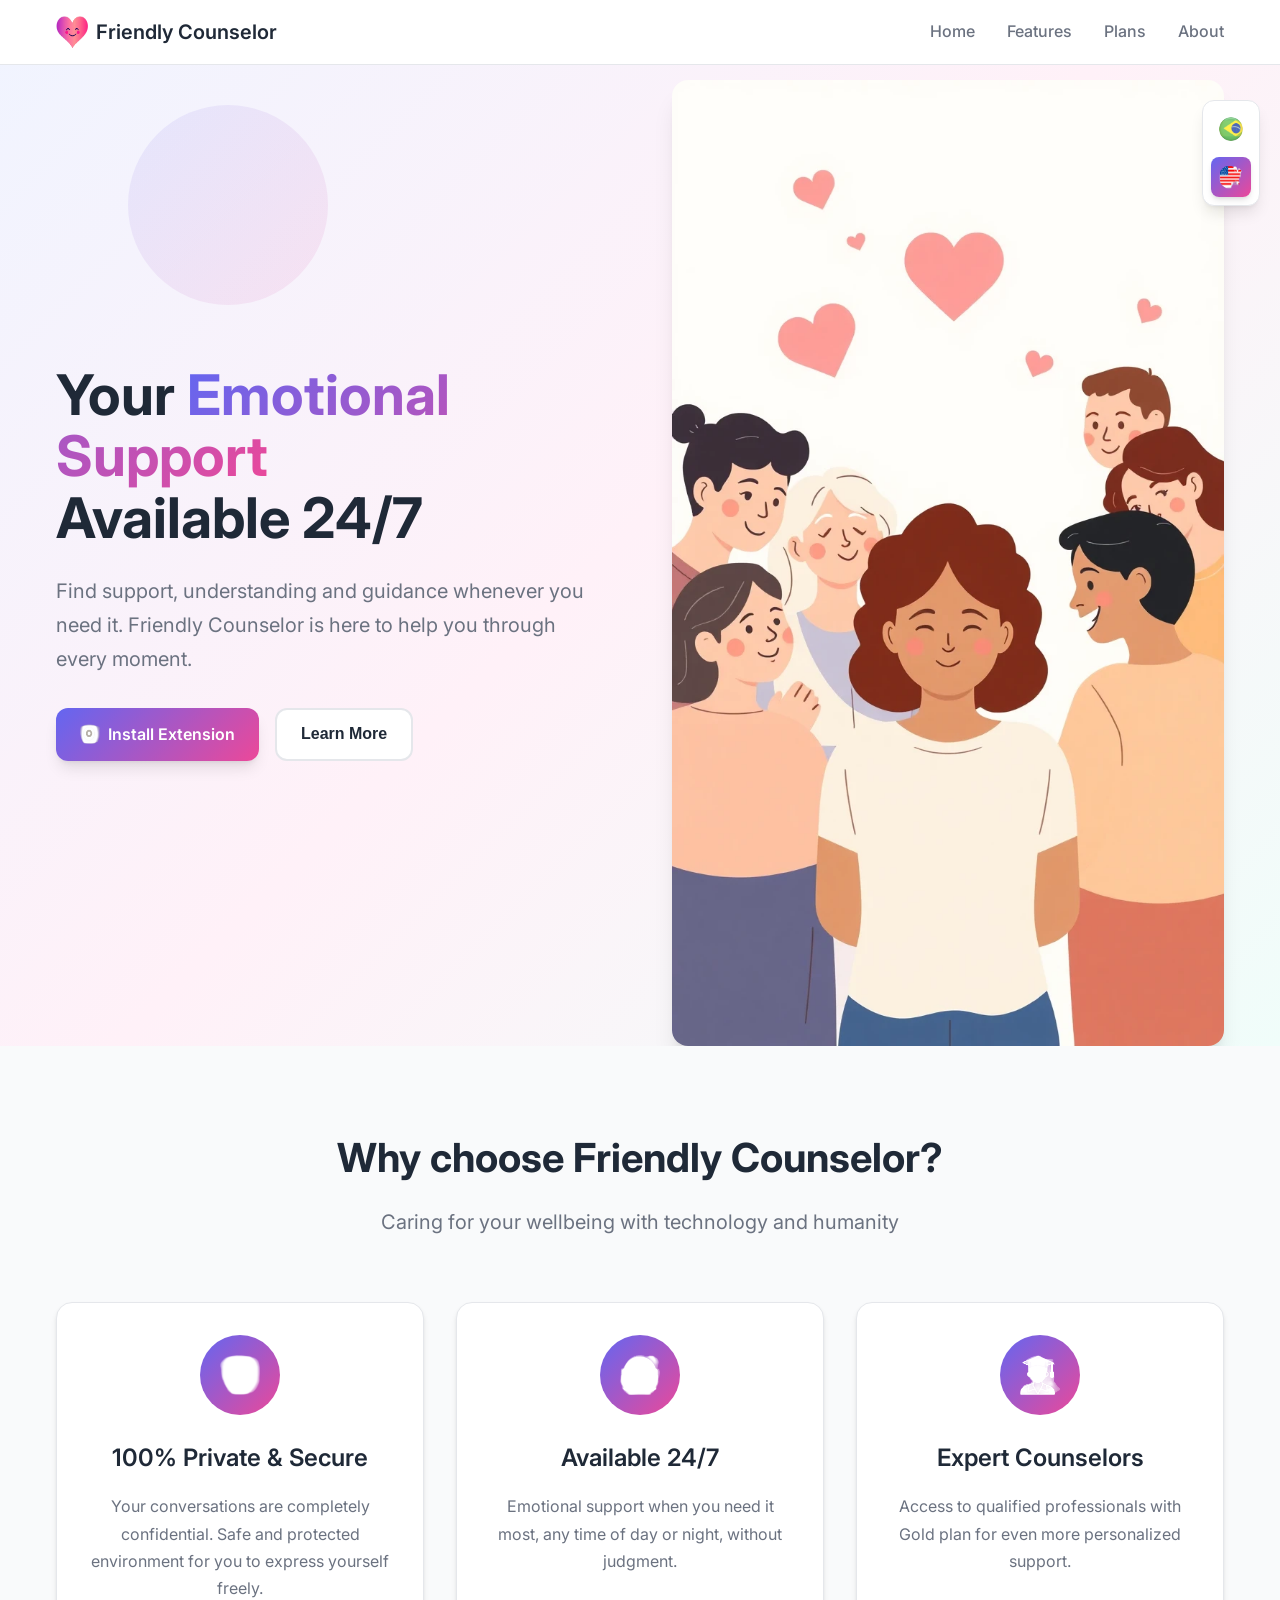
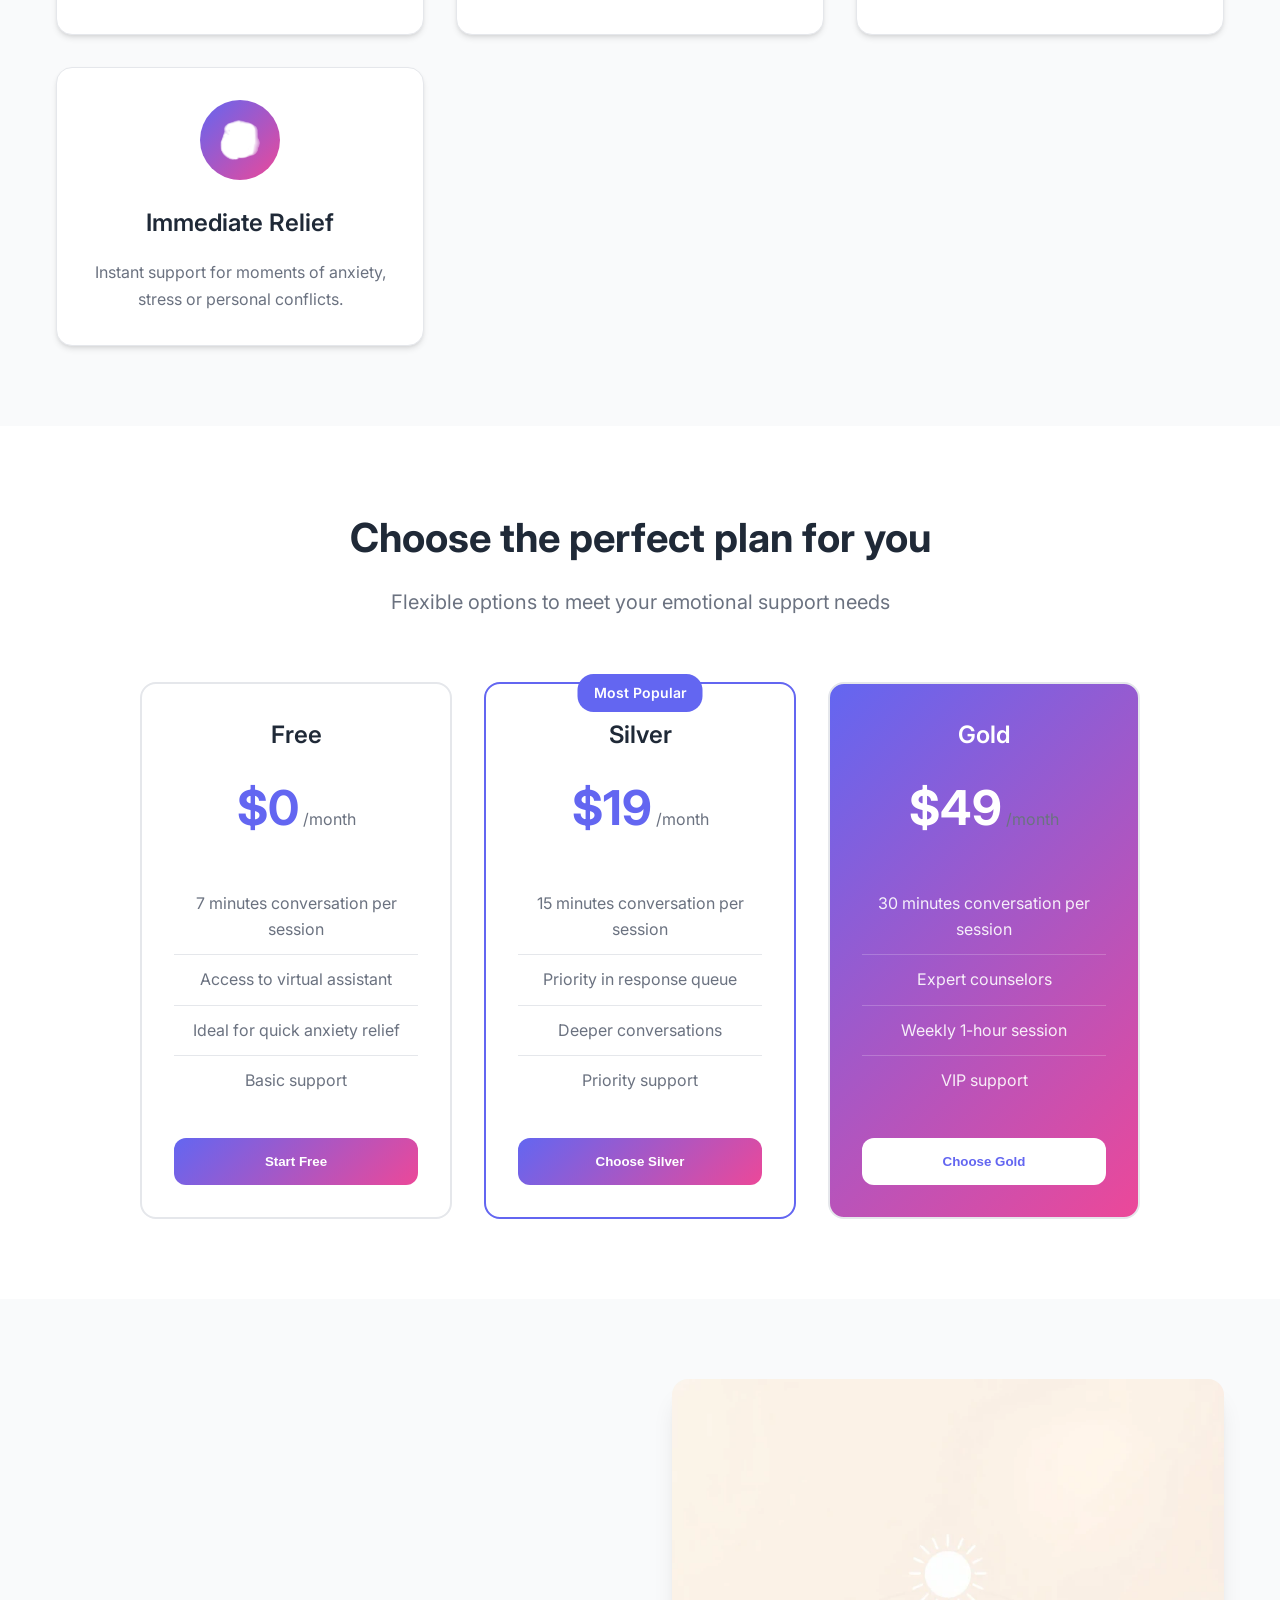
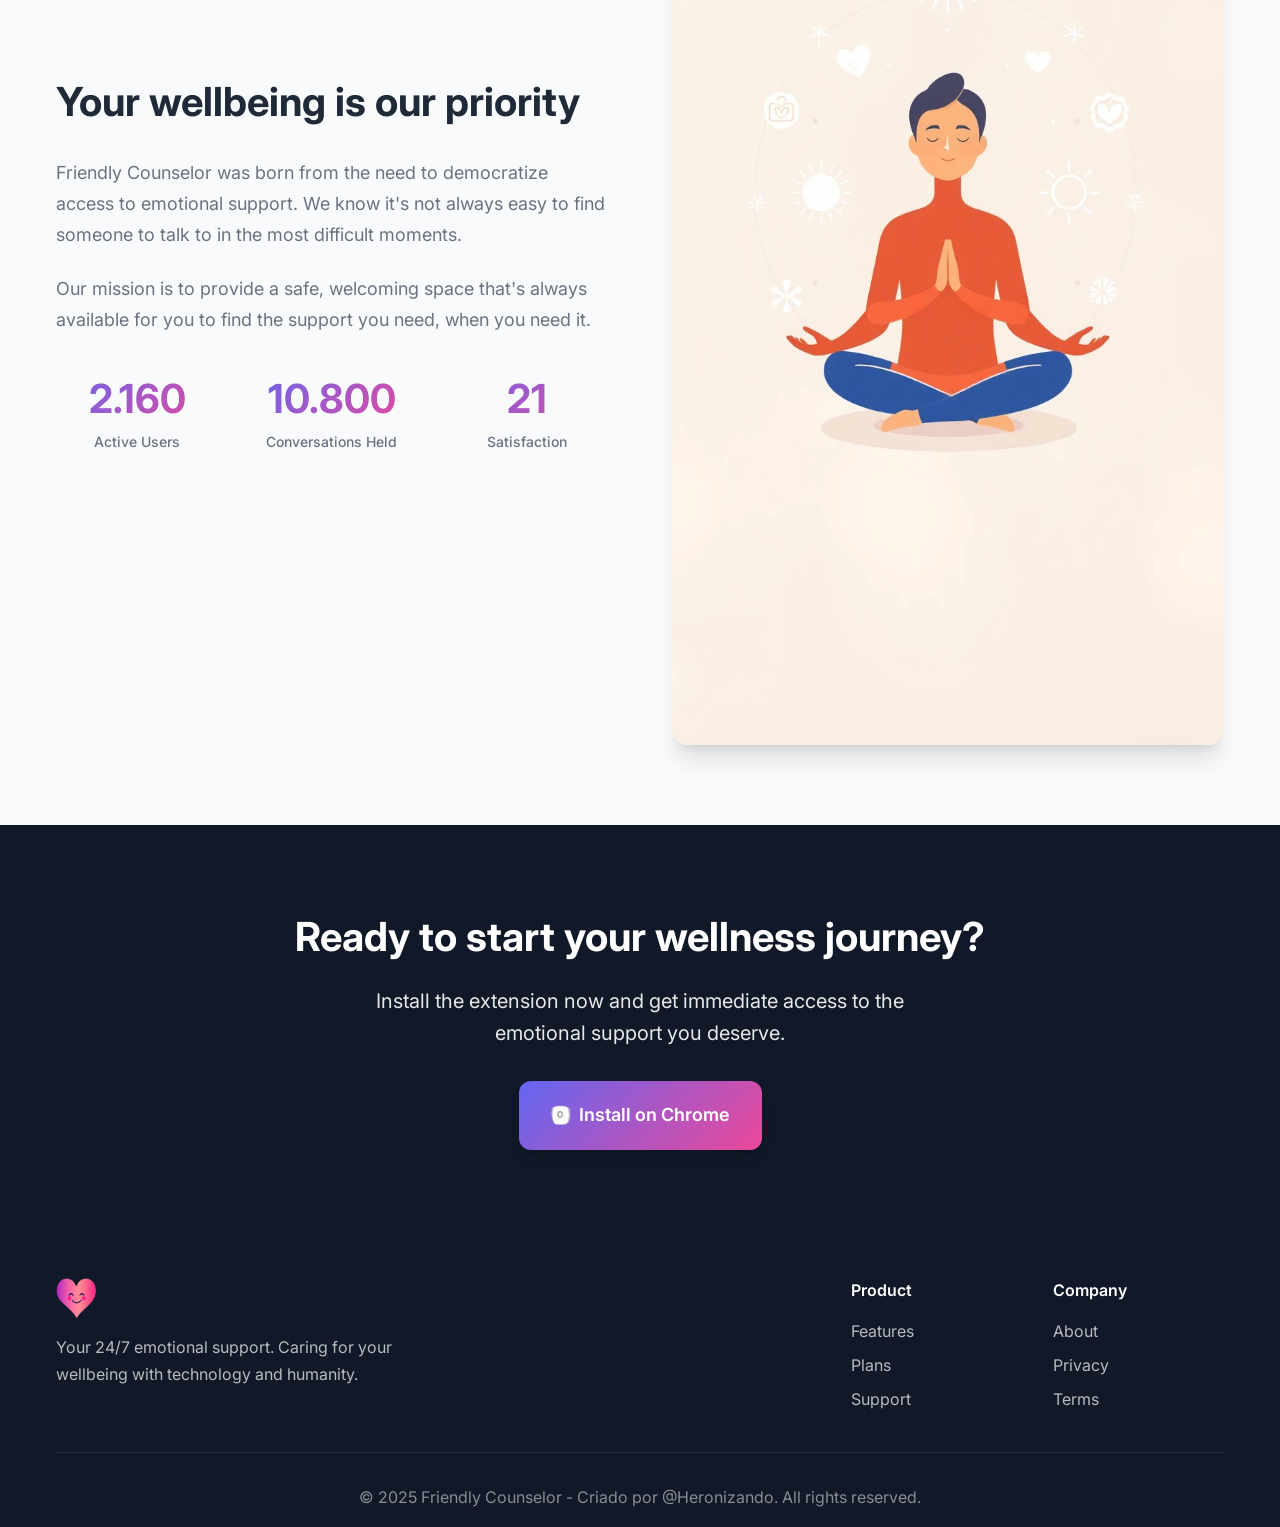
<file: index.html>
<html lang="pt-BR">
<head>
    <meta charset="UTF-8">
    <meta name="viewport" content="width=device-width, initial-scale=1.0">
    <title>Friendly Counselor - Emotional Support 24/7 | Chrome Extension</title>
    <meta name="description" content="Get instant emotional support 24/7 with Friendly Counselor Chrome extension. Private, secure counseling with AI and expert therapists. Free plan available.">
    <meta name="keywords" content="emotional support, mental health, counseling, therapy, chrome extension, anxiety relief, stress management, 24/7 support">
    <meta name="author" content="Friendly Counselor">
    <meta name="robots" content="index, follow">
    
    <!-- Open Graph / Facebook -->
    <meta property="og:type" content="website">
    <meta property="og:url" content="https://friendlycounselor.com/">
    <meta property="og:title" content="Friendly Counselor - Your 24/7 Emotional Support">
    <meta property="og:description" content="Get instant emotional support anytime with our Chrome extension. Private, secure, and always available.">
    <meta property="og:image" content="hero-illustration.png">
    
    <!-- Twitter -->
    <meta property="twitter:card" content="summary_large_image">
    <meta property="twitter:url" content="https://friendlycounselor.com/">
    <meta property="twitter:title" content="Friendly Counselor - Your 24/7 Emotional Support">
    <meta property="twitter:description" content="Get instant emotional support anytime with our Chrome extension. Private, secure, and always available.">
    <meta property="twitter:image" content="hero-illustration.png">
    
    <!-- Structured Data -->
    <script type="application/ld+json">
    {
        "@context": "https://schema.org",
        "@type": "SoftwareApplication",
        "name": "Friendly Counselor",
        "applicationCategory": "HealthApplication",
        "operatingSystem": "Chrome",
        "description": "24/7 emotional support Chrome extension with AI counseling and expert therapist access",
        "offers": [
            {
                "@type": "Offer",
                "name": "Free Plan",
                "price": "0",
                "priceCurrency": "USD"
            },
            {
                "@type": "Offer",
                "name": "Silver Plan",
                "price": "19",
                "priceCurrency": "USD"
            },
            {
                "@type": "Offer",
                "name": "Gold Plan",
                "price": "49",
                "priceCurrency": "USD"
            }
        ],
        "aggregateRating": {
            "@type": "AggregateRating",
            "ratingValue": "4.8",
            "reviewCount": "1250"
        }
    }
    </script>
    
    <link rel="canonical" href="https://friendlycounselor.com/">
    <link rel="stylesheet" href="styles.css">
    <link href="https://fonts.googleapis.com/css2?family=Inter:wght@300;400;500;600;700&display=swap" rel="stylesheet">
</head>
<body>
    <!-- Language Switcher -->
    <div class="language-switcher">
        <button class="lang-btn active" data-lang="pt" title="Português">
            <img src="brazil-flag.png" alt="Português">
        </button>
        <button class="lang-btn" data-lang="en" title="English">
            <img src="usa-flag.png" alt="English">
        </button>
    </div>

    <!-- Navigation -->
    <nav class="navbar">
        <div class="container">
            <div class="nav-brand">
                <img src="logo.png" alt="Friendly Counselor" class="logo">
                <span class="brand-text">Friendly Counselor</span>
            </div>
            <div class="nav-menu" id="nav-menu">
                <a href="#home" class="nav-link" data-pt="Início" data-en="Home">Início</a>
                <a href="#features" class="nav-link" data-pt="Recursos" data-en="Features">Recursos</a>
                <a href="#plans" class="nav-link" data-pt="Planos" data-en="Plans">Planos</a>
                <a href="#about" class="nav-link" data-pt="Sobre" data-en="About">Sobre</a>
            </div>
            <button class="nav-toggle" id="nav-toggle">
                <span></span>
                <span></span>
                <span></span>
            </button>
        </div>
    </nav>

    <!-- Hero Section -->
    <section id="home" class="hero">
        <div class="hero-bg">
            <div class="floating-shapes">
                <div class="shape shape-1"></div>
                <div class="shape shape-2"></div>
                <div class="shape shape-3"></div>
            </div>
        </div>
        <div class="container">
            <div class="hero-content">
                <div class="hero-text">
                    <h1 class="hero-title">
                        <span data-pt="Seu" data-en="Your">Seu</span> <span class="gradient-text" data-pt="Apoio Emocional" data-en="Emotional Support">Apoio Emocional</span><br>
                        <span data-pt="Disponível 24/7" data-en="Available 24/7">Disponível 24/7</span>
                    </h1>
                    <p class="hero-description" data-pt="Encontre suporte, compreensão e orientação sempre que precisar. O Friendly Counselor está aqui para ajudar você em todos os momentos." data-en="Find support, understanding and guidance whenever you need it. Friendly Counselor is here to help you through every moment.">
                        Encontre suporte, compreensão e orientação sempre que precisar. 
                        O Friendly Counselor está aqui para ajudar você em todos os momentos.
                    </p>
                    <div class="hero-buttons">
                        <a href="https://chromewebstore.google.com/detail/dpccjdmjjhfmmfpbgbklmnihiphaidkp?authuser=0&hl=pt-BR" target="_blank" class="btn btn-primary">
                            <img src="chrome-icon.png" alt="Chrome" class="btn-icon">
                            <span data-pt="Instalar Extensão" data-en="Install Extension">Instalar Extensão</span>
                        </a>
                        <button class="btn btn-secondary" onclick="document.getElementById('features').scrollIntoView({behavior: 'smooth'})">
                            <span data-pt="Saiba Mais" data-en="Learn More">Saiba Mais</span>
                        </button>
                    </div>
                </div>
                <div class="hero-image">
                    <img src="hero-illustration.png" alt="Apoio Emocional" class="hero-img">
                </div>
            </div>
        </div>
    </section>

    <!-- Features Section -->
    <section id="features" class="features">
        <div class="container">
            <div class="section-header">
                <h2 class="section-title" data-pt="Por que escolher o Friendly Counselor?" data-en="Why choose Friendly Counselor?">Por que escolher o Friendly Counselor?</h2>
                <p class="section-subtitle" data-pt="Cuidando do seu bem-estar com tecnologia e humanidade" data-en="Caring for your wellbeing with technology and humanity">Cuidando do seu bem-estar com tecnologia e humanidade</p>
            </div>
            <div class="features-grid">
                <div class="feature-card">
                    <div class="feature-icon">
                        <img src="privacy-icon.png" alt="Privacidade">
                    </div>
                    <h3 class="feature-title" data-pt="100% Privado e Seguro" data-en="100% Private & Secure">100% Privado e Seguro</h3>
                    <p class="feature-description" data-pt="Suas conversas são completamente confidenciais. Ambiente seguro e protegido para você se expressar livremente." data-en="Your conversations are completely confidential. Safe and protected environment for you to express yourself freely.">Suas conversas são completamente confidenciais. Ambiente seguro e protegido para você se expressar livremente.</p>
                </div>
                <div class="feature-card">
                    <div class="feature-icon">
                        <img src="support-icon.png" alt="Suporte 24/7">
                    </div>
                    <h3 class="feature-title" data-pt="Disponível 24/7" data-en="Available 24/7">Disponível 24/7</h3>
                    <p class="feature-description" data-pt="Apoio emocional quando você mais precisa, a qualquer hora do dia ou da noite, sem julgamentos." data-en="Emotional support when you need it most, any time of day or night, without judgment.">Apoio emocional quando você mais precisa, a qualquer hora do dia ou da noite, sem julgamentos.</p>
                </div>
                <div class="feature-card">
                    <div class="feature-icon">
                        <img src="expert-icon.png" alt="Especialistas">
                    </div>
                    <h3 class="feature-title" data-pt="Conselheiros Especialistas" data-en="Expert Counselors">Conselheiros Especialistas</h3>
                    <p class="feature-description" data-pt="Acesso a profissionais qualificados com o plano Gold para um suporte ainda mais personalizado." data-en="Access to qualified professionals with Gold plan for even more personalized support.">Acesso a profissionais qualificados com o plano Gold para um suporte ainda mais personalizado.</p>
                </div>
                <div class="feature-card">
                    <div class="feature-icon">
                        <img src="instant-icon.png" alt="Alívio Instantâneo">
                    </div>
                    <h3 class="feature-title" data-pt="Alívio Imediato" data-en="Immediate Relief">Alívio Imediato</h3>
                    <p class="feature-description" data-pt="Suporte instantâneo para momentos de ansiedade, estresse ou conflitos pessoais." data-en="Instant support for moments of anxiety, stress or personal conflicts.">Suporte instantâneo para momentos de ansiedade, estresse ou conflitos pessoais.</p>
                </div>
            </div>
        </div>
    </section>

    <!-- Plans Section -->
    <section id="plans" class="plans">
        <div class="container">
            <div class="section-header">
                <h2 class="section-title" data-pt="Escolha o plano ideal para você" data-en="Choose the perfect plan for you">Escolha o plano ideal para você</h2>
                <p class="section-subtitle" data-pt="Opções flexíveis para atender suas necessidades de apoio emocional" data-en="Flexible options to meet your emotional support needs">Opções flexíveis para atender suas necessidades de apoio emocional</p>
            </div>
            <div class="plans-grid">
                <div class="plan-card">
                    <div class="plan-header">
                        <h3 class="plan-name" data-pt="Gratuito" data-en="Free">Gratuito</h3>
                        <div class="plan-price">
                            <span class="price">$0</span>
                            <span class="period" data-pt="/mês" data-en="/month">/mês</span>
                        </div>
                    </div>
                    <ul class="plan-features">
                        <li data-pt="7 minutos de conversa por sessão" data-en="7 minutes conversation per session">7 minutos de conversa por sessão</li>
                        <li data-pt="Acesso ao assistente virtual" data-en="Access to virtual assistant">Acesso ao assistente virtual</li>
                        <li data-pt="Ideal para ansiedade rápida" data-en="Ideal for quick anxiety relief">Ideal para ansiedade rápida</li>
                        <li data-pt="Suporte básico" data-en="Basic support">Suporte básico</li>
                    </ul>
                    <button class="plan-btn" data-pt="Começar Grátis" data-en="Start Free">Começar Grátis</button>
                </div>
                <div class="plan-card plan-popular">
                    <div class="plan-badge" data-pt="Mais Popular" data-en="Most Popular">Mais Popular</div>
                    <div class="plan-header">
                        <h3 class="plan-name" data-pt="Prata" data-en="Silver">Prata</h3>
                        <div class="plan-price">
                            <span class="price">$19</span>
                            <span class="period" data-pt="/mês" data-en="/month">/mês</span>
                        </div>
                    </div>
                    <ul class="plan-features">
                        <li data-pt="15 minutos de conversa por sessão" data-en="15 minutes conversation per session">15 minutos de conversa por sessão</li>
                        <li data-pt="Prioridade na fila de resposta" data-en="Priority in response queue">Prioridade na fila de resposta</li>
                        <li data-pt="Conversas mais profundas" data-en="Deeper conversations">Conversas mais profundas</li>
                        <li data-pt="Suporte prioritário" data-en="Priority support">Suporte prioritário</li>
                    </ul>
                    <button class="plan-btn" data-pt="Escolher Prata" data-en="Choose Silver">Escolher Prata</button>
                </div>
                <div class="plan-card plan-premium">
                    <div class="plan-header">
                        <h3 class="plan-name" data-pt="Ouro" data-en="Gold">Ouro</h3>
                        <div class="plan-price">
                            <span class="price">$49</span>
                            <span class="period" data-pt="/mês" data-en="/month">/mês</span>
                        </div>
                    </div>
                    <ul class="plan-features">
                        <li data-pt="30 minutos de conversa por sessão" data-en="30 minutes conversation per session">30 minutos de conversa por sessão</li>
                        <li data-pt="Conselheiros especialistas" data-en="Expert counselors">Conselheiros especialistas</li>
                        <li data-pt="Sessão semanal de 1 hora" data-en="Weekly 1-hour session">Sessão semanal de 1 hora</li>
                        <li data-pt="Suporte VIP" data-en="VIP support">Suporte VIP</li>
                    </ul>
                    <button class="plan-btn" data-pt="Escolher Ouro" data-en="Choose Gold">Escolher Ouro</button>
                </div>
            </div>
        </div>
    </section>

    <!-- About Section -->
    <section id="about" class="about">
        <div class="container">
            <div class="about-content">
                <div class="about-text">
                    <h2 class="about-title" data-pt="Seu bem-estar é nossa prioridade" data-en="Your wellbeing is our priority">Seu bem-estar é nossa prioridade</h2>
                    <p class="about-description" data-pt="O Friendly Counselor nasceu da necessidade de democratizar o acesso ao apoio emocional. Sabemos que nem sempre é fácil encontrar alguém para conversar nos momentos mais difíceis." data-en="Friendly Counselor was born from the need to democratize access to emotional support. We know it's not always easy to find someone to talk to in the most difficult moments.">
                        O Friendly Counselor nasceu da necessidade de democratizar o acesso ao apoio emocional. 
                        Sabemos que nem sempre é fácil encontrar alguém para conversar nos momentos mais difíceis.
                    </p>
                    <p class="about-description" data-pt="Nossa missão é proporcionar um espaço seguro, acolhedor e sempre disponível para você encontrar o suporte que precisa, quando precisar." data-en="Our mission is to provide a safe, welcoming space that's always available for you to find the support you need, when you need it.">
                        Nossa missão é proporcionar um espaço seguro, acolhedor e sempre disponível para você 
                        encontrar o suporte que precisa, quando precisar.
                    </p>
                    <div class="about-stats">
                        <div class="stat">
                            <span class="stat-number">10k+</span>
                            <span class="stat-label" data-pt="Usuários Ativos" data-en="Active Users">Usuários Ativos</span>
                        </div>
                        <div class="stat">
                            <span class="stat-number">50k+</span>
                            <span class="stat-label" data-pt="Conversas Realizadas" data-en="Conversations Held">Conversas Realizadas</span>
                        </div>
                        <div class="stat">
                            <span class="stat-number">98%</span>
                            <span class="stat-label" data-pt="Satisfação" data-en="Satisfaction">Satisfação</span>
                        </div>
                    </div>
                </div>
                <div class="about-image">
                    <img src="about-illustration.png" alt="Sobre nós" class="about-img">
                </div>
            </div>
        </div>
    </section>

    <!-- CTA Section -->
    <section class="cta">
        <div class="container">
            <div class="cta-content">
                <h2 class="cta-title" data-pt="Pronto para começar sua jornada de bem-estar?" data-en="Ready to start your wellness journey?">Pronto para começar sua jornada de bem-estar?</h2>
                <p class="cta-description" data-pt="Instale a extensão agora e tenha acesso imediato ao apoio emocional que você merece." data-en="Install the extension now and get immediate access to the emotional support you deserve.">
                    Instale a extensão agora e tenha acesso imediato ao apoio emocional que você merece.
                </p>
                <a href="https://chromewebstore.google.com/detail/dpccjdmjjhfmmfpbgbklmnihiphaidkp?authuser=0&hl=pt-BR" target="_blank" class="btn btn-primary btn-large">
                    <img src="chrome-icon.png" alt="Chrome" class="btn-icon">
                    <span data-pt="Instalar no Chrome" data-en="Install on Chrome">Instalar no Chrome</span>
                </a>
            </div>
        </div>
    </section>

    <!-- Footer -->
    <footer class="footer">
        <div class="container">
            <div class="footer-content">
                <div class="footer-brand">
                    <img src="logo.png" alt="Friendly Counselor" class="footer-logo">
                    <p class="footer-description" data-pt="Seu apoio emocional disponível 24/7. Cuidando do seu bem-estar com tecnologia e humanidade." data-en="Your 24/7 emotional support. Caring for your wellbeing with technology and humanity.">
                        Seu apoio emocional disponível 24/7. Cuidando do seu bem-estar com tecnologia e humanidade.
                    </p>
                </div>
                <div class="footer-links">
                    <div class="footer-column">
                        <h4 class="footer-title" data-pt="Produto" data-en="Product">Produto</h4>
                        <a href="#features" class="footer-link" data-pt="Recursos" data-en="Features">Recursos</a>
                        <a href="#plans" class="footer-link" data-pt="Planos" data-en="Plans">Planos</a>
                        <a href="#" class="footer-link" data-pt="Suporte" data-en="Support">Suporte</a>
                    </div>
                    <div class="footer-column">
                        <h4 class="footer-title" data-pt="Empresa" data-en="Company">Empresa</h4>
                        <a href="#about" class="footer-link" data-pt="Sobre" data-en="About">Sobre</a>
                        <a href="#" class="footer-link" data-pt="Privacidade" data-en="Privacy">Privacidade</a>
                        <a href="#" class="footer-link" data-pt="Termos" data-en="Terms">Termos</a>
                    </div>
                </div>
            </div>
            <div class="footer-bottom">
                <p>&copy; 2025 Friendly Counselor - Criado por @Heronizando. <span data-pt="Todos os direitos reservados." data-en="All rights reserved.">Todos os direitos reservados.</span></p>
            </div>
        </div>
    </footer>

    <script src="script.js"></script>
</body>
</html>
</file>
<file: styles.css>
:root {
  --primary-color: #6366f1;
  --primary-dark: #4f46e5;
  --secondary-color: #ec4899;
  --accent-color: #06b6d4;
  --text-primary: #1f2937;
  --text-secondary: #6b7280;
  --text-light: #9ca3af;
  --bg-primary: #ffffff;
  --bg-secondary: #f9fafb;
  --bg-dark: #111827;
  --border-color: #e5e7eb;
  --success-color: #10b981;
  --gradient-primary: linear-gradient(135deg, #6366f1 0%, #ec4899 100%);
  --gradient-secondary: linear-gradient(135deg, #06b6d4 0%, #10b981 100%);
  --shadow-sm: 0 1px 2px 0 rgb(0 0 0 / 0.05);
  --shadow-md: 0 4px 6px -1px rgb(0 0 0 / 0.1), 0 2px 4px -2px rgb(0 0 0 / 0.1);
  --shadow-lg: 0 10px 15px -3px rgb(0 0 0 / 0.1), 0 4px 6px -4px rgb(0 0 0 / 0.1);
  --shadow-xl: 0 20px 25px -5px rgb(0 0 0 / 0.1), 0 8px 10px -6px rgb(0 0 0 / 0.1);
}

* {
  margin: 0;
  padding: 0;
  box-sizing: border-box;
}

html {
  scroll-behavior: smooth;
}

body {
  font-family: 'Inter', -apple-system, BlinkMacSystemFont, sans-serif;
  line-height: 1.6;
  color: var(--text-primary);
  background-color: var(--bg-primary);
  overflow-x: hidden;
}

.container {
  max-width: 1200px;
  margin: 0 auto;
  padding: 0 1rem;
}

/* Navigation */
.navbar {
  position: fixed;
  top: 0;
  left: 0;
  right: 0;
  background: rgba(255, 255, 255, 0.95);
  backdrop-filter: blur(10px);
  border-bottom: 1px solid var(--border-color);
  z-index: 1000;
  transition: all 0.3s ease;
}

.navbar .container {
  display: flex;
  align-items: center;
  justify-content: space-between;
  padding: 1rem;
}

.nav-brand {
  display: flex;
  align-items: center;
  gap: 0.5rem;
  font-weight: 600;
  font-size: 1.25rem;
  color: var(--text-primary);
}

.logo {
  width: 32px;
  height: 32px;
}

.nav-menu {
  display: flex;
  gap: 2rem;
  list-style: none;
}

.nav-link {
  text-decoration: none;
  color: var(--text-secondary);
  font-weight: 500;
  transition: color 0.3s ease;
  position: relative;
}

.nav-link:hover {
  color: var(--primary-color);
}

.nav-link::after {
  content: '';
  position: absolute;
  bottom: -4px;
  left: 0;
  width: 0;
  height: 2px;
  background: var(--gradient-primary);
  transition: width 0.3s ease;
}

.nav-link:hover::after {
  width: 100%;
}

.nav-toggle {
  display: none;
  flex-direction: column;
  background: none;
  border: none;
  cursor: pointer;
  padding: 0.5rem;
}

.nav-toggle span {
  width: 25px;
  height: 3px;
  background: var(--text-primary);
  margin: 3px 0;
  transition: 0.3s;
  border-radius: 2px;
}

/* Hero Section */
.hero {
  position: relative;
  min-height: 100vh;
  display: flex;
  align-items: center;
  padding-top: 80px;
  overflow: hidden;
}

.hero-bg {
  position: absolute;
  top: 0;
  left: 0;
  right: 0;
  bottom: 0;
  background: linear-gradient(135deg, #f0f4ff 0%, #fff1f8 50%, #f0fdfa 100%);
  z-index: -2;
}

.floating-shapes {
  position: absolute;
  top: 0;
  left: 0;
  right: 0;
  bottom: 0;
  z-index: -1;
}

.shape {
  position: absolute;
  border-radius: 50%;
  background: var(--gradient-primary);
  opacity: 0.1;
  animation: float 20s infinite ease-in-out;
}

.shape-1 {
  width: 200px;
  height: 200px;
  top: 10%;
  left: 10%;
  animation-delay: 0s;
}

.shape-2 {
  width: 150px;
  height: 150px;
  top: 60%;
  right: 10%;
  animation-delay: -7s;
}

.shape-3 {
  width: 100px;
  height: 100px;
  bottom: 20%;
  left: 60%;
  animation-delay: -14s;
}

@keyframes float {
  0%, 100% {
    transform: translateY(0px) rotate(0deg);
  }
  33% {
    transform: translateY(-30px) rotate(120deg);
  }
  66% {
    transform: translateY(-20px) rotate(240deg);
  }
}

.hero-content {
  display: grid;
  grid-template-columns: 1fr 1fr;
  gap: 4rem;
  align-items: center;
}

.hero-title {
  font-size: 3.5rem;
  font-weight: 700;
  line-height: 1.1;
  margin-bottom: 1.5rem;
}

.gradient-text {
  background: var(--gradient-primary);
  -webkit-background-clip: text;
  -webkit-text-fill-color: transparent;
  background-clip: text;
}

.hero-description {
  font-size: 1.25rem;
  color: var(--text-secondary);
  margin-bottom: 2rem;
  line-height: 1.7;
}

.hero-buttons {
  display: flex;
  gap: 1rem;
  flex-wrap: wrap;
}

.btn {
  display: inline-flex;
  align-items: center;
  gap: 0.5rem;
  padding: 0.875rem 1.5rem;
  border-radius: 0.75rem;
  font-weight: 600;
  text-decoration: none;
  border: none;
  cursor: pointer;
  transition: all 0.3s ease;
  font-size: 1rem;
}

.btn-primary {
  background: var(--gradient-primary);
  color: white;
  box-shadow: var(--shadow-lg);
}

.btn-primary:hover {
  transform: translateY(-2px);
  box-shadow: var(--shadow-xl);
}

.btn-secondary {
  background: white;
  color: var(--text-primary);
  border: 2px solid var(--border-color);
}

.btn-secondary:hover {
  border-color: var(--primary-color);
  color: var(--primary-color);
  transform: translateY(-2px);
}

.btn-icon {
  width: 20px;
  height: 20px;
}

.hero-image {
  position: relative;
}

.hero-img {
  width: 100%;
  height: auto;
  border-radius: 1rem;
  box-shadow: var(--shadow-xl);
}

/* Features Section */
.features {
  padding: 5rem 0;
  background: var(--bg-secondary);
}

.section-header {
  text-align: center;
  margin-bottom: 4rem;
}

.section-title {
  font-size: 2.5rem;
  font-weight: 700;
  margin-bottom: 1rem;
  color: var(--text-primary);
}

.section-subtitle {
  font-size: 1.25rem;
  color: var(--text-secondary);
  max-width: 600px;
  margin: 0 auto;
}

.features-grid {
  display: grid;
  grid-template-columns: repeat(auto-fit, minmax(280px, 1fr));
  gap: 2rem;
}

.feature-card {
  background: white;
  padding: 2rem;
  border-radius: 1rem;
  box-shadow: var(--shadow-md);
  text-align: center;
  transition: all 0.3s ease;
  border: 1px solid var(--border-color);
}

.feature-card:hover {
  transform: translateY(-5px);
  box-shadow: var(--shadow-xl);
}

.feature-icon {
  width: 80px;
  height: 80px;
  margin: 0 auto 1.5rem;
  background: var(--gradient-primary);
  border-radius: 50%;
  display: flex;
  align-items: center;
  justify-content: center;
}

.feature-icon img {
  width: 40px;
  height: 40px;
  filter: brightness(0) invert(1);
}

.feature-title {
  font-size: 1.5rem;
  font-weight: 600;
  margin-bottom: 1rem;
  color: var(--text-primary);
}

.feature-description {
  color: var(--text-secondary);
  line-height: 1.7;
}

/* Plans Section */
.plans {
  padding: 5rem 0;
}

.plans-grid {
  display: grid;
  grid-template-columns: repeat(auto-fit, minmax(300px, 1fr));
  gap: 2rem;
  max-width: 1000px;
  margin: 0 auto;
}

.plan-card {
  background: white;
  border: 2px solid var(--border-color);
  border-radius: 1rem;
  padding: 2rem;
  text-align: center;
  position: relative;
  transition: all 0.3s ease;
}

.plan-card:hover {
  transform: translateY(-5px);
  box-shadow: var(--shadow-xl);
}

.plan-popular {
  border-color: var(--primary-color);
  transform: scale(1.05);
}

.plan-premium {
  background: var(--gradient-primary);
  color: white;
}

.plan-premium .plan-name,
.plan-premium .plan-price {
  color: white;
}

.plan-badge {
  position: absolute;
  top: -10px;
  left: 50%;
  transform: translateX(-50%);
  background: var(--primary-color);
  color: white;
  padding: 0.5rem 1rem;
  border-radius: 1rem;
  font-size: 0.875rem;
  font-weight: 600;
}

.plan-header {
  margin-bottom: 2rem;
}

.plan-name {
  font-size: 1.5rem;
  font-weight: 600;
  margin-bottom: 1rem;
}

.plan-price {
  display: flex;
  align-items: baseline;
  justify-content: center;
  gap: 0.25rem;
}

.price {
  font-size: 3rem;
  font-weight: 700;
  color: var(--primary-color);
}

.plan-premium .price {
  color: white;
}

.period {
  color: var(--text-secondary);
  font-size: 1rem;
}

.plan-features {
  list-style: none;
  margin-bottom: 2rem;
}

.plan-features li {
  padding: 0.75rem 0;
  border-bottom: 1px solid var(--border-color);
  color: var(--text-secondary);
}

.plan-premium .plan-features li {
  border-color: rgba(255, 255, 255, 0.2);
  color: rgba(255, 255, 255, 0.9);
}

.plan-features li:last-child {
  border-bottom: none;
}

.plan-btn {
  width: 100%;
  padding: 1rem;
  background: var(--gradient-primary);
  color: white;
  border: none;
  border-radius: 0.75rem;
  font-weight: 600;
  cursor: pointer;
  transition: all 0.3s ease;
}

.plan-premium .plan-btn {
  background: white;
  color: var(--primary-color);
}

.plan-btn:hover {
  transform: translateY(-2px);
  box-shadow: var(--shadow-lg);
}

/* About Section */
.about {
  padding: 5rem 0;
  background: var(--bg-secondary);
}

.about-content {
  display: grid;
  grid-template-columns: 1fr 1fr;
  gap: 4rem;
  align-items: center;
}

.about-title {
  font-size: 2.5rem;
  font-weight: 700;
  margin-bottom: 1.5rem;
  color: var(--text-primary);
}

.about-description {
  font-size: 1.125rem;
  color: var(--text-secondary);
  margin-bottom: 1.5rem;
  line-height: 1.7;
}

.about-stats {
  display: grid;
  grid-template-columns: repeat(3, 1fr);
  gap: 2rem;
  margin-top: 2rem;
}

.stat {
  text-align: center;
}

.stat-number {
  display: block;
  font-size: 2.5rem;
  font-weight: 700;
  background: var(--gradient-primary);
  -webkit-background-clip: text;
  -webkit-text-fill-color: transparent;
  background-clip: text;
}

.stat-label {
  color: var(--text-secondary);
  font-size: 0.875rem;
  font-weight: 500;
}

.about-img {
  width: 100%;
  height: auto;
  border-radius: 1rem;
  box-shadow: var(--shadow-xl);
}

/* CTA Section */
.cta {
  padding: 5rem 0;
  background: var(--bg-dark);
  color: white;
  text-align: center;
}

.cta-title {
  font-size: 2.5rem;
  font-weight: 700;
  margin-bottom: 1rem;
}

.cta-description {
  font-size: 1.25rem;
  margin-bottom: 2rem;
  opacity: 0.9;
  max-width: 600px;
  margin-left: auto;
  margin-right: auto;
}

.btn-large {
  padding: 1.25rem 2rem;
  font-size: 1.125rem;
}

/* Language Switcher */
.language-switcher {
  position: fixed;
  top: 100px;
  right: 20px;
  z-index: 1001;
  display: flex;
  flex-direction: column;
  gap: 0.5rem;
  background: white;
  border-radius: 0.75rem;
  padding: 0.5rem;
  box-shadow: var(--shadow-lg);
  border: 1px solid var(--border-color);
}

.lang-btn {
  display: flex;
  align-items: center;
  justify-content: center;
  width: 40px;
  height: 40px;
  border: none;
  border-radius: 0.5rem;
  cursor: pointer;
  transition: all 0.3s ease;
  background: transparent;
  opacity: 0.7;
}

.lang-btn:hover {
  opacity: 1;
  transform: scale(1.05);
  background: var(--bg-secondary);
}

.lang-btn.active {
  opacity: 1;
  background: var(--gradient-primary);
  box-shadow: var(--shadow-md);
}

.lang-btn img {
  width: 24px;
  height: 24px;
  border-radius: 50%;
}

/* Footer */
.footer {
  background: var(--bg-dark);
  color: white;
  padding: 3rem 0 1rem;
}

.footer-content {
  display: grid;
  grid-template-columns: 2fr 1fr;
  gap: 3rem;
  margin-bottom: 2rem;
}

.footer-brand {
  max-width: 400px;
}

.footer-logo {
  width: 40px;
  height: 40px;
  margin-bottom: 1rem;
}

.footer-description {
  color: rgba(255, 255, 255, 0.7);
  line-height: 1.7;
}

.footer-links {
  display: grid;
  grid-template-columns: repeat(2, 1fr);
  gap: 2rem;
}

.footer-title {
  font-weight: 600;
  margin-bottom: 1rem;
}

.footer-link {
  display: block;
  color: rgba(255, 255, 255, 0.7);
  text-decoration: none;
  margin-bottom: 0.5rem;
  transition: color 0.3s ease;
}

.footer-link:hover {
  color: white;
}

.footer-bottom {
  border-top: 1px solid rgba(255, 255, 255, 0.1);
  padding-top: 2rem;
  text-align: center;
  color: rgba(255, 255, 255, 0.5);
}

/* Responsive Design */
@media (max-width: 768px) {
  .nav-menu {
    position: fixed;
    top: 100%;
    left: 0;
    right: 0;
    background: white;
    flex-direction: column;
    padding: 2rem;
    box-shadow: var(--shadow-lg);
    transform: translateY(-100%);
    opacity: 0;
    visibility: hidden;
    transition: all 0.3s ease;
  }

  .nav-menu.active {
    transform: translateY(0);
    opacity: 1;
    visibility: visible;
  }

  .nav-toggle {
    display: flex;
  }

  .nav-toggle.active span:nth-child(1) {
    transform: rotate(-45deg) translate(-5px, 6px);
  }

  .nav-toggle.active span:nth-child(2) {
    opacity: 0;
  }

  .nav-toggle.active span:nth-child(3) {
    transform: rotate(45deg) translate(-5px, -6px);
  }

  .hero-content {
    grid-template-columns: 1fr;
    gap: 2rem;
    text-align: center;
  }

  .hero-title {
    font-size: 2.5rem;
  }

  .hero-buttons {
    justify-content: center;
  }

  .section-title {
    font-size: 2rem;
  }

  .features-grid {
    grid-template-columns: 1fr;
  }

  .plans-grid {
    grid-template-columns: 1fr;
  }

  .plan-popular {
    transform: none;
  }

  .about-content {
    grid-template-columns: 1fr;
    gap: 2rem;
  }

  .about-stats {
    grid-template-columns: 1fr;
    gap: 1rem;
  }

  .language-switcher {
    top: 80px;
    right: 10px;
    flex-direction: row;
    padding: 0.25rem;
  }
  
  .lang-btn {
    width: 35px;
    height: 35px;
  }
  
  .lang-btn img {
    width: 20px;
    height: 20px;
  }

  .footer-content {
    grid-template-columns: 1fr;
    gap: 2rem;
  }

  .footer-links {
    grid-template-columns: 1fr;
  }

  .cta-title {
    font-size: 2rem;
  }
}

@media (max-width: 480px) {
  .container {
    padding: 0 0.5rem;
  }

  .hero-title {
    font-size: 2rem;
  }

  .hero-description {
    font-size: 1rem;
  }

  .btn {
    padding: 0.75rem 1.25rem;
    font-size: 0.875rem;
  }

  .hero-buttons {
    flex-direction: column;
    width: 100%;
  }

  .hero-buttons .btn {
    width: 100%;
    justify-content: center;
  }
}
</file>
